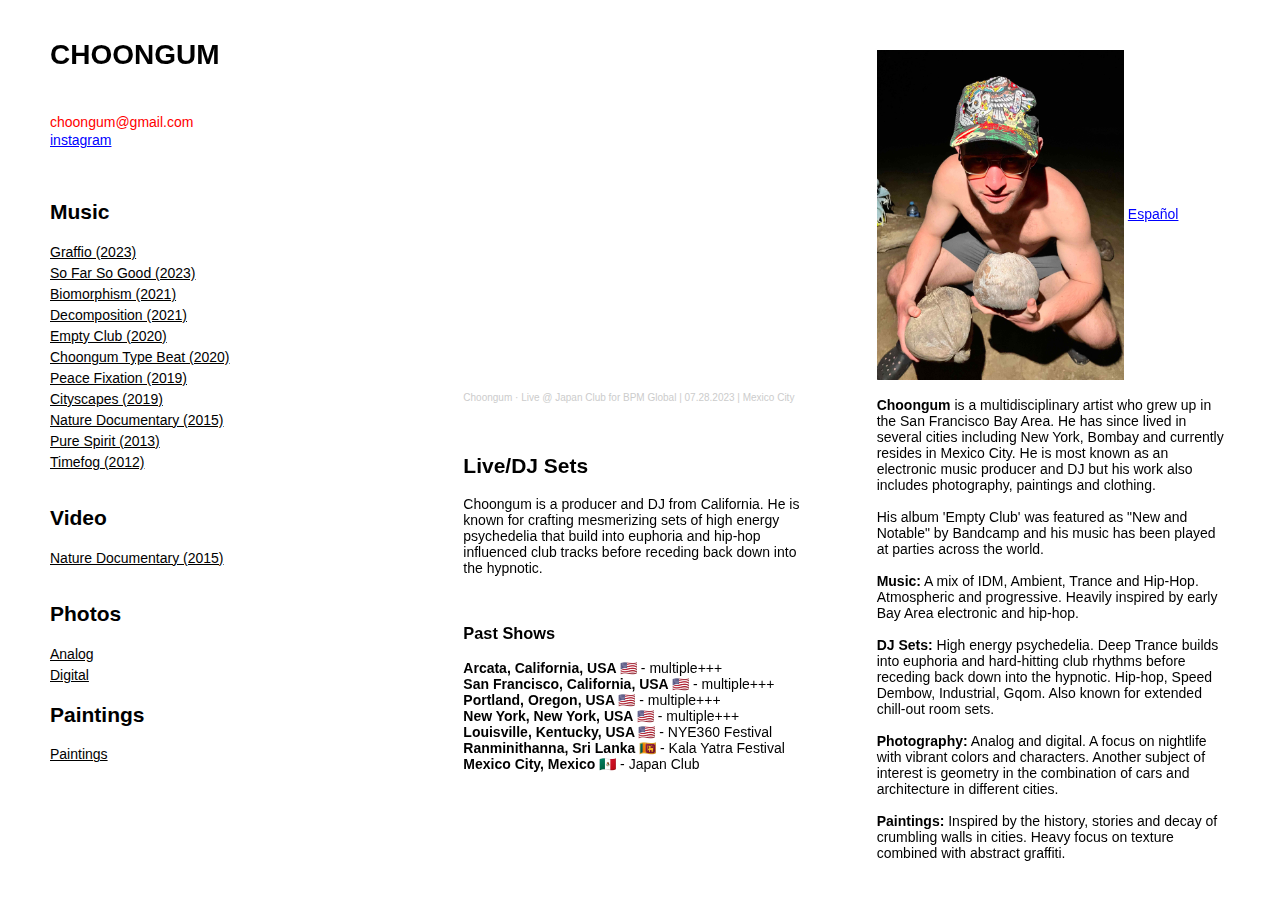
<file: index.html>
<!DOCTYPE html>
<html lang="en">
<head>

<!-- Google tag (gtag.js) -->
<script async src="https://www.googletagmanager.com/gtag/js?id=G-H4193LZQVB"></script>
<script>
  window.dataLayer = window.dataLayer || [];
  function gtag(){dataLayer.push(arguments);}
  gtag('js', new Date());

  gtag('config', 'G-H4193LZQVB');
</script>

    <meta charset="UTF-8">
    <meta name="viewport" content="width=device-width, initial-scale=1.0">
    <link rel="stylesheet" type="text/css" href="choongum.css">
    <title>Choongum</title>
    <meta name="description" content="Choongum portfolio">
        <link rel="apple-touch-icon" sizes="57x57" href="/favicon/apple-icon-57x57.png">
        <link rel="apple-touch-icon" sizes="60x60" href="/favicon/apple-icon-60x60.png">
        <link rel="apple-touch-icon" sizes="72x72" href="/favicon/apple-icon-72x72.png">
        <link rel="apple-touch-icon" sizes="76x76" href="/favicon/apple-icon-76x76.png">
        <link rel="apple-touch-icon" sizes="114x114" href="/favicon/apple-icon-114x114.png">
        <link rel="apple-touch-icon" sizes="120x120" href="/favicon/apple-icon-120x120.png">
        <link rel="apple-touch-icon" sizes="144x144" href="/favicon/apple-icon-144x144.png">
        <link rel="apple-touch-icon" sizes="152x152" href="/favicon/apple-icon-152x152.png">
        <link rel="apple-touch-icon" sizes="180x180" href="/favicon/apple-icon-180x180.png">
        <link rel="icon" type="image/png" sizes="192x192"  href="/favicon/android-icon-192x192.png">
        <link rel="icon" type="image/png" sizes="32x32" href="/favicon/favicon-32x32.png">
        <link rel="icon" type="image/png" sizes="96x96" href="/favicon/favicon-96x96.png">
        <link rel="icon" type="image/png" sizes="16x16" href="/favicon/favicon-16x16.png">
        <link rel="manifest" href="/favicon/manifest.json">
        <meta name="msapplication-TileColor" content="#ffffff">
        <meta name="msapplication-TileImage" content="/favicon/ms-icon-144x144.png">
        <meta name="theme-color" content="#ffffff">
        <meta name="viewport" content="width=device-width, initial-scale=1.0, maximum-scale=1.0, user-scalable=no"/>
        <meta http-equiv="expires" content="0">

        <meta property="og:image" content="webheader.jpg" />

    <style>
        body {
            font-family: Arial, sans-serif;
            margin: 0;
            padding: 0;
        }

        .header {
            position: fixed;
            top: 0;
            left: 0;
            width: 100%;
            color: #000;
            margin-left: 30px;
            padding: 20px;
            text-align: left;
        }

        .container {
            max-width: 100%;
            margin: 0 auto;
            padding: 20px;
            display: flex;
            flex-wrap: wrap;
        }

        .column {
            flex: 1;
            min-width: 300px;
            margin: 10px;
            padding: 20px;
            box-sizing: border-box;
        }

        .language-toggle {
            display: inline-block;
            cursor: pointer;
            text-decoration: underline;
            color: blue;
        }

        #email {
            color: red;
        }

        #ig {
            color: blue;
        }

        @media (max-width: 768px) {
            .column {
                flex: 100%;
            }
        }
    </style>
</head>

<body>



    <div class="container">

        <div class="column">

        <div class="header">
            <h1>CHOONGUM</h1>
        </div>

        <br>
        <br>
        <br>
        <br>

        <div>
            <p id="email">choongum@gmail.com</p>
            <a href=https://www.instagram.com/choongum/ id="ig" target="_blank">instagram</a><br>
        </div>

        <br>
        <br>

        <h2>Music</h2>

        <a href="https://choongum.bandcamp.com/album/graffio" target="_blank">Graffio (2023)</a><br>
        <a href="https://choongum.bandcamp.com/album/so-far-so-good" target="_blank">So Far So Good (2023)</a><br>
        <a href="https://choongum.bandcamp.com/album/biomorphism" target="_blank">Biomorphism (2021)</a><br>
        <a href="https://choongum.bandcamp.com/album/decomposition" target="_blank">Decomposition (2021)</a><br>
        <a href="https://choongum.bandcamp.com/album/empty-club" target="_blank">Empty Club (2020)</a><br>
        <a href="https://choongum.bandcamp.com/album/choongum-type-beat" target="_blank">Choongum Type Beat (2020)</a><br>
        <a href="https://choongum.bandcamp.com/album/peace-fixation" target="_blank">Peace Fixation (2019)</a><br>
        <a href="https://choongum.bandcamp.com/album/cityscapes" target="_blank">Cityscapes (2019)</a><br>
        <a href="https://choongum.bandcamp.com/album/nature-documentary" target="_blank">Nature Documentary (2015)</a><br>
        <a href="https://choongum.bandcamp.com/album/pure-spirit" target="_blank">Pure Spirit (2013)</a><br>
        <a href="https://choongum.bandcamp.com/album/timefog" target="_blank">Timefog (2012)</a><br>

        <br>

        <h2>Video</h2>

        <a href="https://youtu.be/mT7pdPEUf94" target="_blank">Nature Documentary (2015)</a><br>

        <br>

        <h2>Photos</h2>

        <a href="photos/analog.html" target="_blank">Analog</a><br>
        <a href="photos/digital.html" target="_blank">Digital</a><br>

        <h2>Paintings</h2>

        <a href="paintings/paintings.html" target="_blank">Paintings</a>

        </div>

        <div class="column">

            <iframe style="border: 0; width: 100%; height: 120px;" src="https://bandcamp.com/EmbeddedPlayer/album=229738914/size=large/bgcol=ffffff/linkcol=0687f5/tracklist=false/artwork=small/transparent=true/" seamless><a href="https://choongum.bandcamp.com/album/graffio">Graffio by Choongum</a></iframe>

            <br>
            <br>
            <br>
            <br>

            <iframe width="100%" height="166" scrolling="no" frameborder="no" allow="autoplay" src="https://w.soundcloud.com/player/?url=https%3A//api.soundcloud.com/tracks/1582193439&color=%23ff5500&auto_play=false&hide_related=false&show_comments=true&show_user=true&show_reposts=false&show_teaser=true"></iframe><div style="font-size: 10px; color: #cccccc;line-break: anywhere;word-break: normal;overflow: hidden;white-space: nowrap;text-overflow: ellipsis; font-family: Interstate,Lucida Grande,Lucida Sans Unicode,Lucida Sans,Garuda,Verdana,Tahoma,sans-serif;font-weight: 100;"><a href="https://soundcloud.com/choongum" title="Choongum" target="_blank" style="color: #cccccc; text-decoration: none;">Choongum</a> · <a href="https://soundcloud.com/choongum/live-japan-club-07282023-mexico-city" title="Live @ Japan Club for BPM Global | 07.28.2023 | Mexico City" target="_blank" style="color: #cccccc; text-decoration: none;">Live @ Japan Club for BPM Global | 07.28.2023 | Mexico City</a></div>

            <br>
            <br>

            <p>
                <h2>Live/DJ Sets</h2>

                <p class="text-english">
                Choongum is a producer and DJ from California. He is known for crafting mesmerizing sets of high energy psychedelia that build into euphoria and hip-hop influenced club tracks before receding back down into the hypnotic.
                </p>

                <p class="text-spanish" style="display: none;">
                Choongum es un productor y DJ de California. Es conocido por crear fascinantes sets de psicodelia de alta energía que se convierten en pistas de club influenciadas por la euforia y el hip-hop antes de volver a caer en lo hipnótico.
                </p>

                <br>
                <br>

                <h3>Past Shows</h3>
                <b>Arcata, California, USA 🇺🇸</b> - multiple+++ <br>
                <b>San Francisco, California, USA 🇺🇸</b> - multiple+++ <br>
                <b>Portland, Oregon, USA 🇺🇸</b> - multiple+++ <br>
                <b>New York, New York, USA 🇺🇸</b> - multiple+++ <br>
                <b>Louisville, Kentucky, USA 🇺🇸</b> - NYE360 Festival <br>
                <b>Ranminithanna, Sri Lanka 🇱🇰</b> - Kala Yatra Festival <br>
                <b>Mexico City, Mexico 🇲🇽</b> - Japan Club <br>

            </p>

        </div>

        <div class="column">

            <a href="choongum.jpg" target="_blank"><img id="profilepic" src="choongum.jpg" alt="Choongum"></a>

    <span class="toggle-text"></span>
    <span class="toggle-text-spanish" style="display: none;"></span>
    
    <div class="language-toggle" onclick="toggleLanguage()">Español</div>

    <script>
        // JavaScript function to toggle between English and Spanish text
        function toggleLanguage() {
            const englishText = document.querySelectorAll(".text-english");
            const spanishText = document.querySelectorAll(".text-spanish");
            const toggleText = document.querySelectorAll(".toggle-text");
            const toggleTextSpanish = document.querySelectorAll(".toggle-text-spanish");
            const languageToggle = document.querySelector('.language-toggle');

            if (englishText[0].style.display === "none") {
                englishText.forEach(elem => elem.style.display = "block");
                spanishText.forEach(elem => elem.style.display = "none");
                toggleText.forEach(elem => elem.style.display = "inline");
                toggleTextSpanish.forEach(elem => elem.style.display = "none");
                languageToggle.textContent = "Español";
            } else {
                englishText.forEach(elem => elem.style.display = "none");
                spanishText.forEach(elem => elem.style.display = "block");
                toggleText.forEach(elem => elem.style.display = "none");
                toggleTextSpanish.forEach(elem => elem.style.display = "inline");
                languageToggle.textContent = "English";
            }
        }
    </script>


            <div class="text-english">
            <p id="bio">
            <b>Choongum</b> is a multidisciplinary artist who grew up in the San Francisco Bay Area. He has since lived in several cities including New York, Bombay and currently resides in Mexico City. He is most known as an electronic music producer and DJ but his work also includes photography, paintings and clothing.
            <br>
            <br>
            His album 'Empty Club' was featured as "New and Notable" by Bandcamp and his music has been played at parties across the world.
            <br>
            <br>
            <b>Music:</b> A mix of IDM, Ambient, Trance and Hip-Hop. Atmospheric and progressive. Heavily inspired by early Bay Area electronic and hip-hop.
            <br>
            <br>
            <b>DJ Sets:</b> High energy psychedelia. Deep Trance builds into euphoria and hard-hitting club rhythms before receding back down into the hypnotic. Hip-hop, Speed Dembow, Industrial, Gqom. Also known for extended chill-out room sets.
            <br>
            <br>
            <b>Photography:</b> Analog and digital. A focus on nightlife with vibrant colors and characters. Another subject of interest is geometry in the combination of cars and architecture in different cities.
            <br>
            <br>
            <b>Paintings:</b> Inspired by the history, stories and decay of crumbling walls in cities. Heavy focus on texture combined with abstract graffiti.
            <br>

            </p>
            </div>

            <div class="text-spanish" style="display: none;">
            <p id="bio">
            <b>Choongum</b> es un artista multidisciplinario que creció en el San Francisco Bay Area. Desde entonces ha vivido en varias ciudades incluyendo Nueva York, Bombay y actualmente reside en la Ciudad de México. Es más conocido como productor de música electrónica y DJ, pero su trabajo también incluye fotografía, pinturas y ropa.
            <br>
            <br>
            Su álbum 'Empty Club' fue presentado como "Nuevo y Notable" por Bandcamp y su música se ha reproducido en fiestas de todo el mundo.
            <br>
            <br>
            <b>Music:</b> Una mezcla de IDM, Ambient, Trance y Hip-Hop. Atmosférico y progresista. Muy inspirado en la electrónica y el hip-hop de los primeros años del Bay Area.
            <br>
            <br>
            <b>DJ Sets:</b> Psicodelia de alta energía. Deep Trance se convierte en euforia y ritmos de club contundentes antes de retroceder hacia lo hipnótico. Hip-hop, Speed ​​Dembow, Industrial, Gqom. También conocido por sus conjuntos de salas chill-out ampliadas.
            <br>
            <br>
            <b>Photography:</b> Analógico y digital. Un enfoque en la vida nocturna con colores y personajes vibrantes. Otro tema de interés es la geometría en la combinación de automóviles y arquitectura en diferentes ciudades.
            <br>
            <br>
            <b>Paintings:</b> Inspirado en la historia, los relatos y el deterioro de los muros que se desmoronan en las ciudades. Gran atención a la textura combinada con graffiti abstracto.
            <br>

            </p>

            </div>

        </div>
    </div>
</body>
</html>
</file>
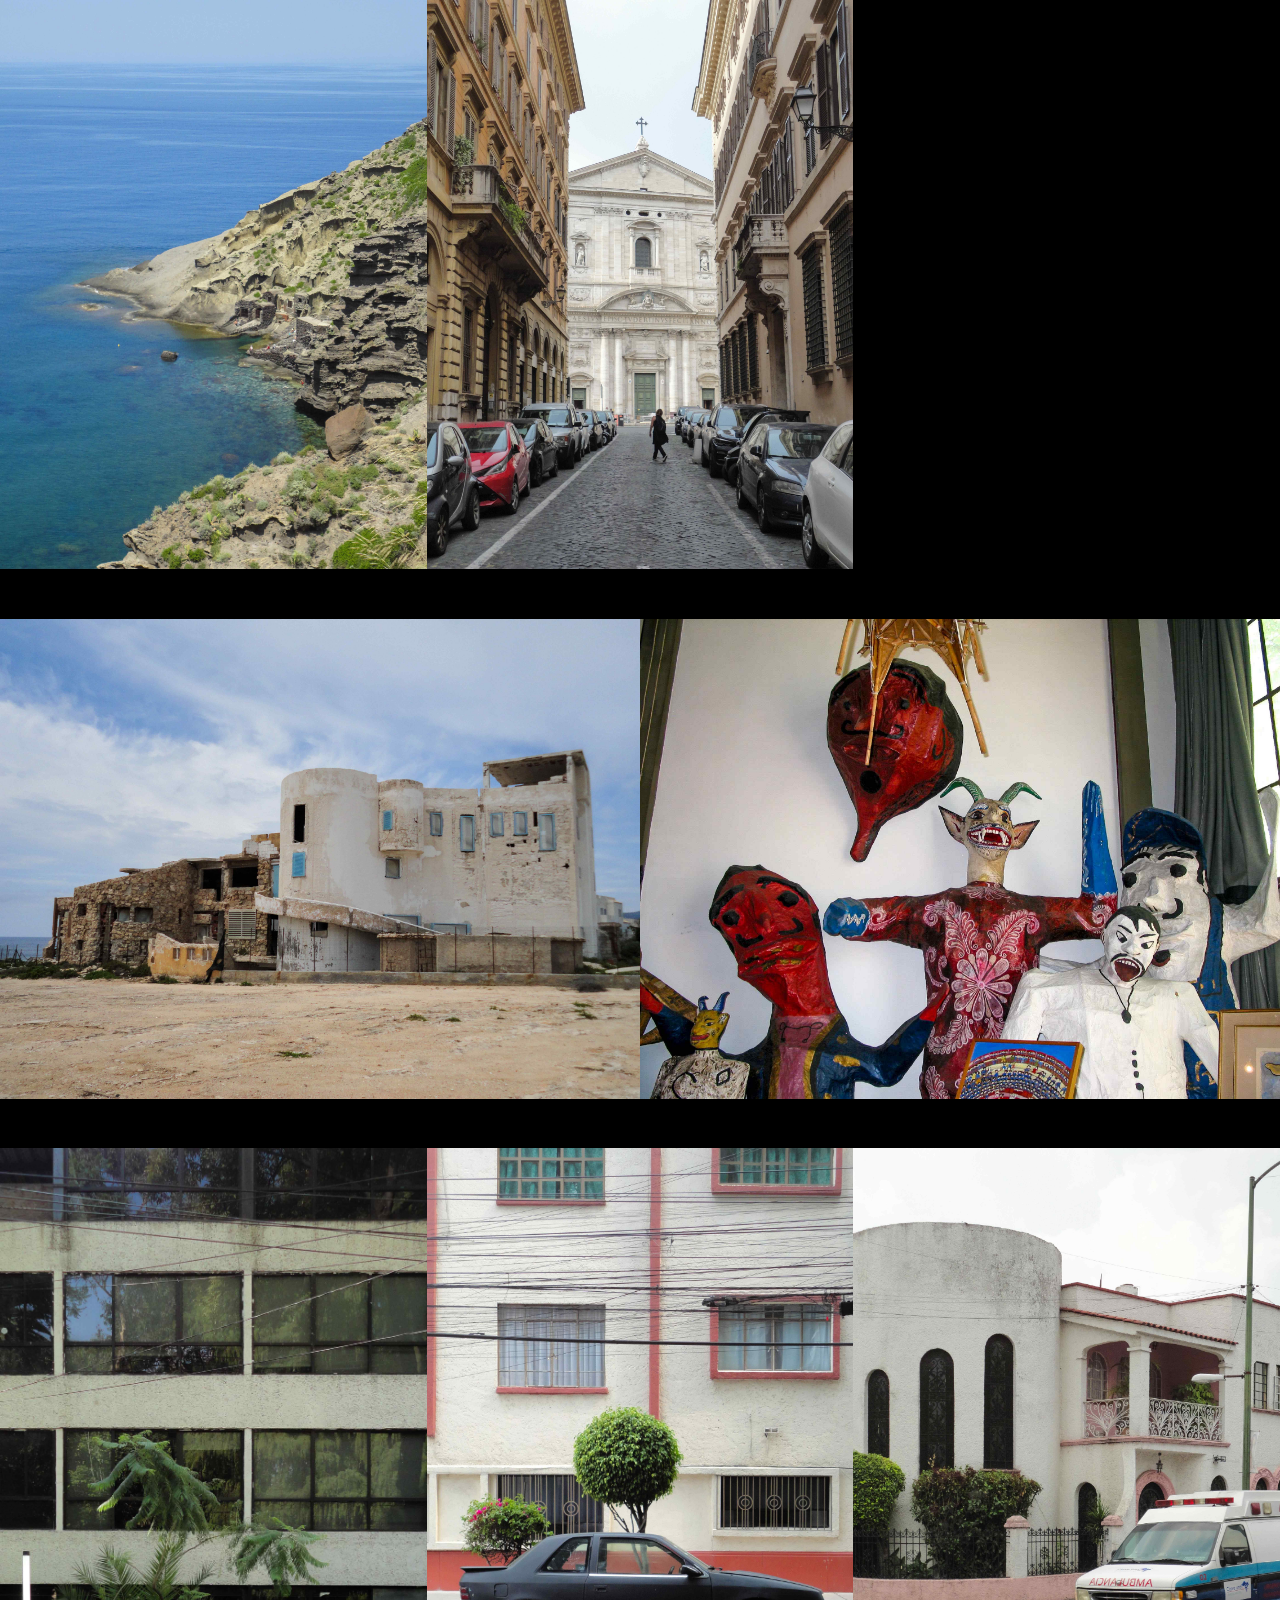
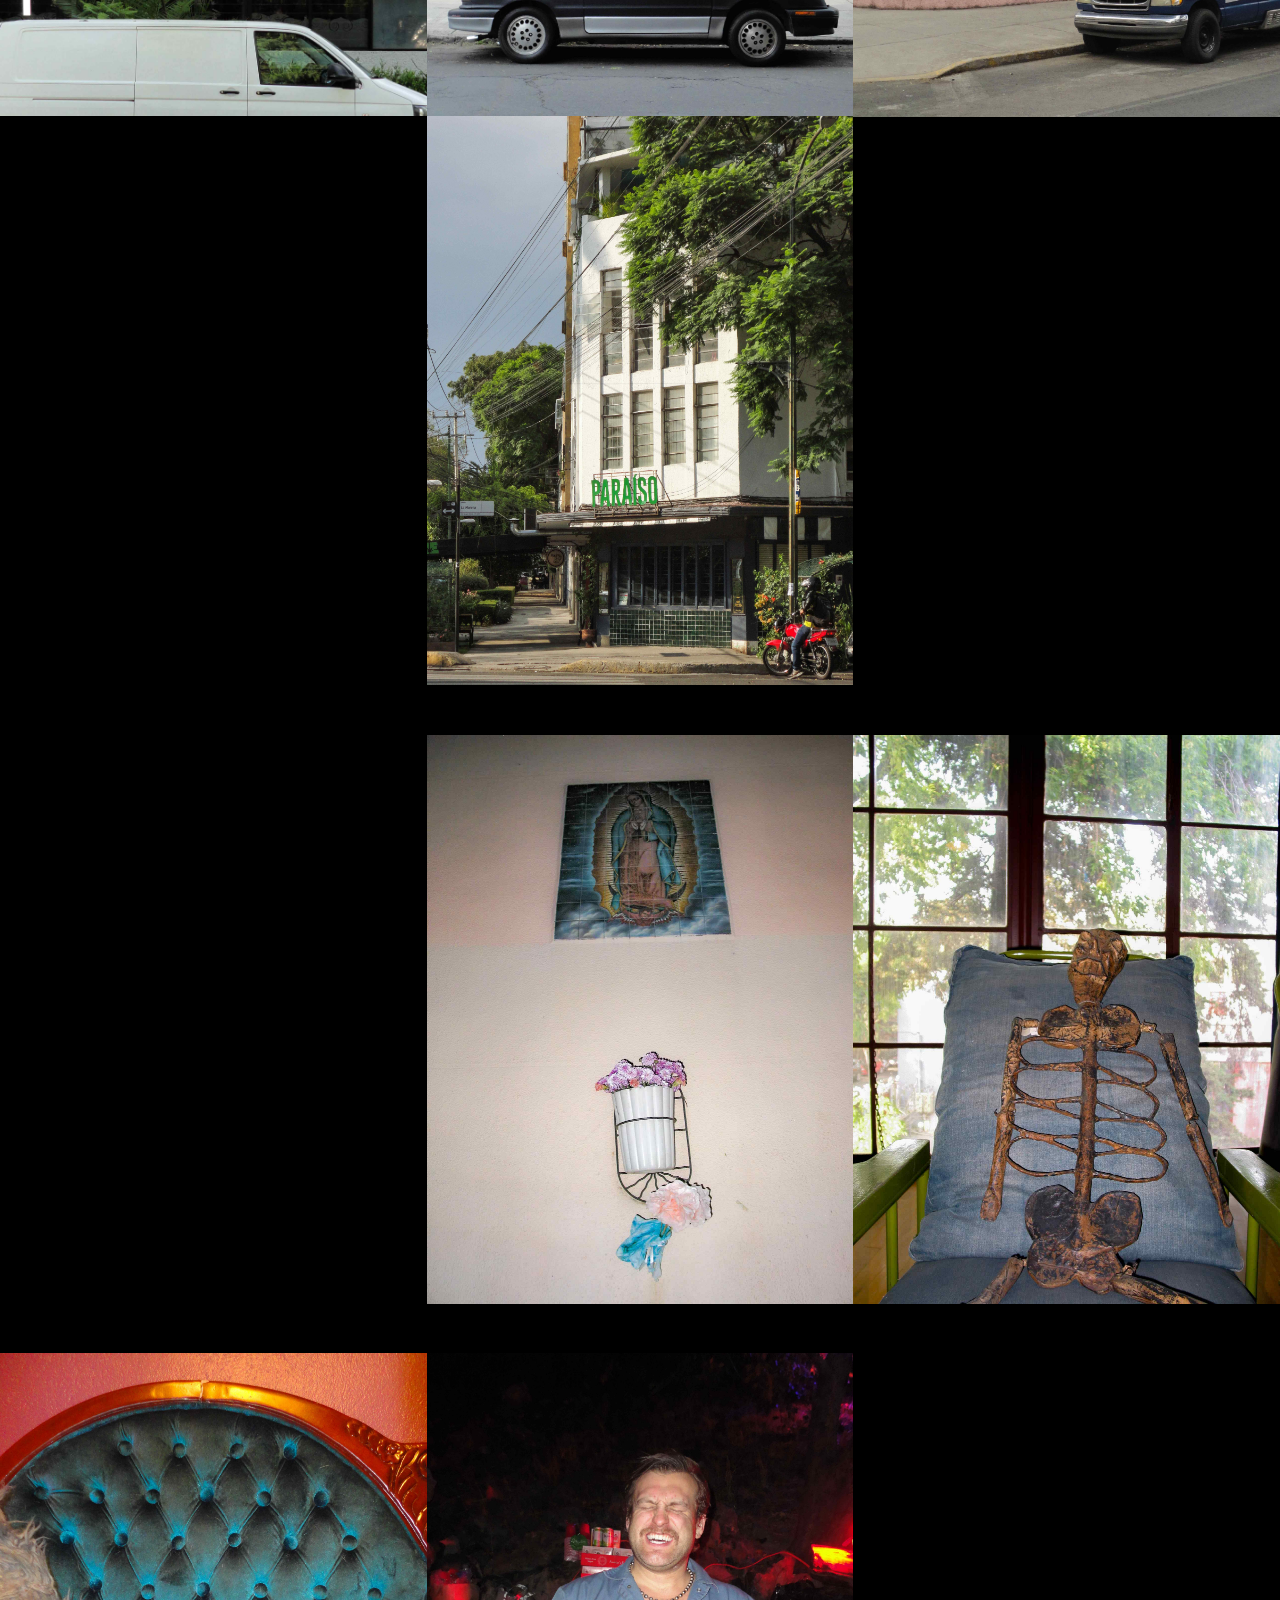
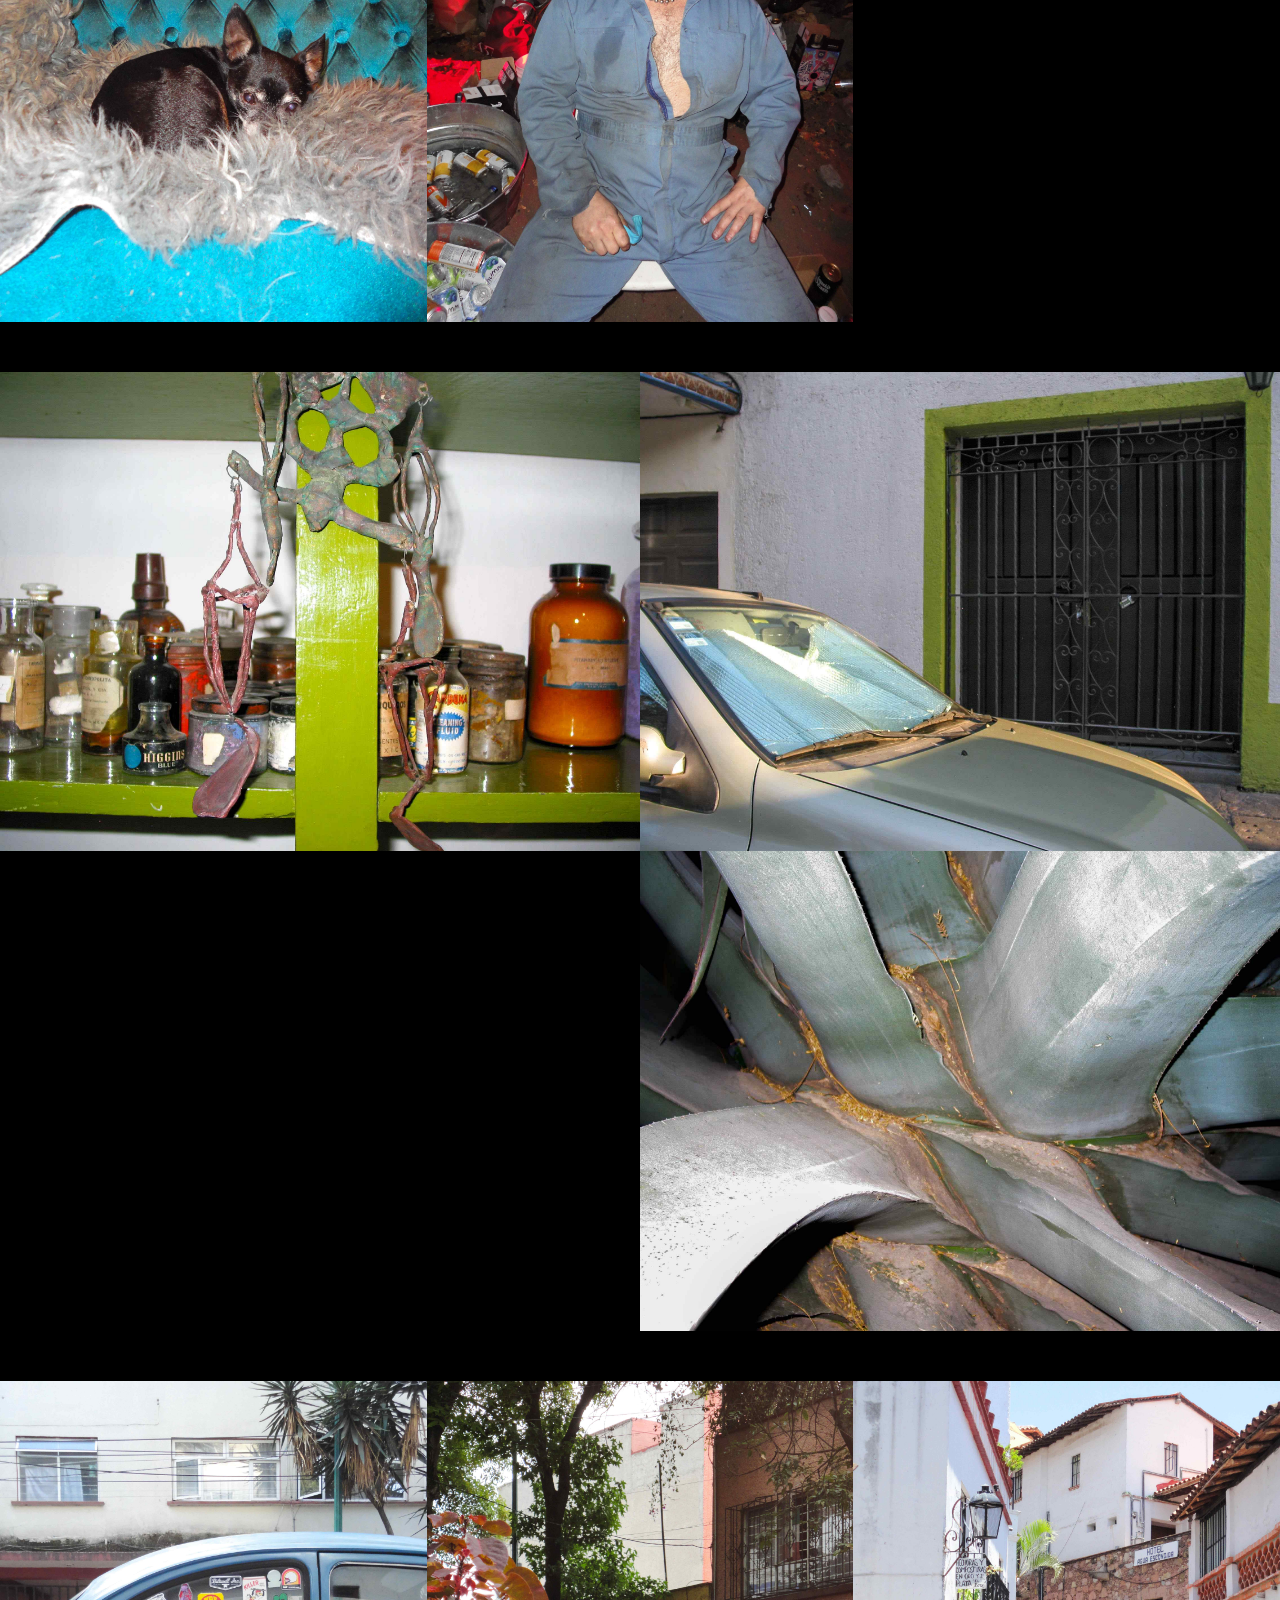
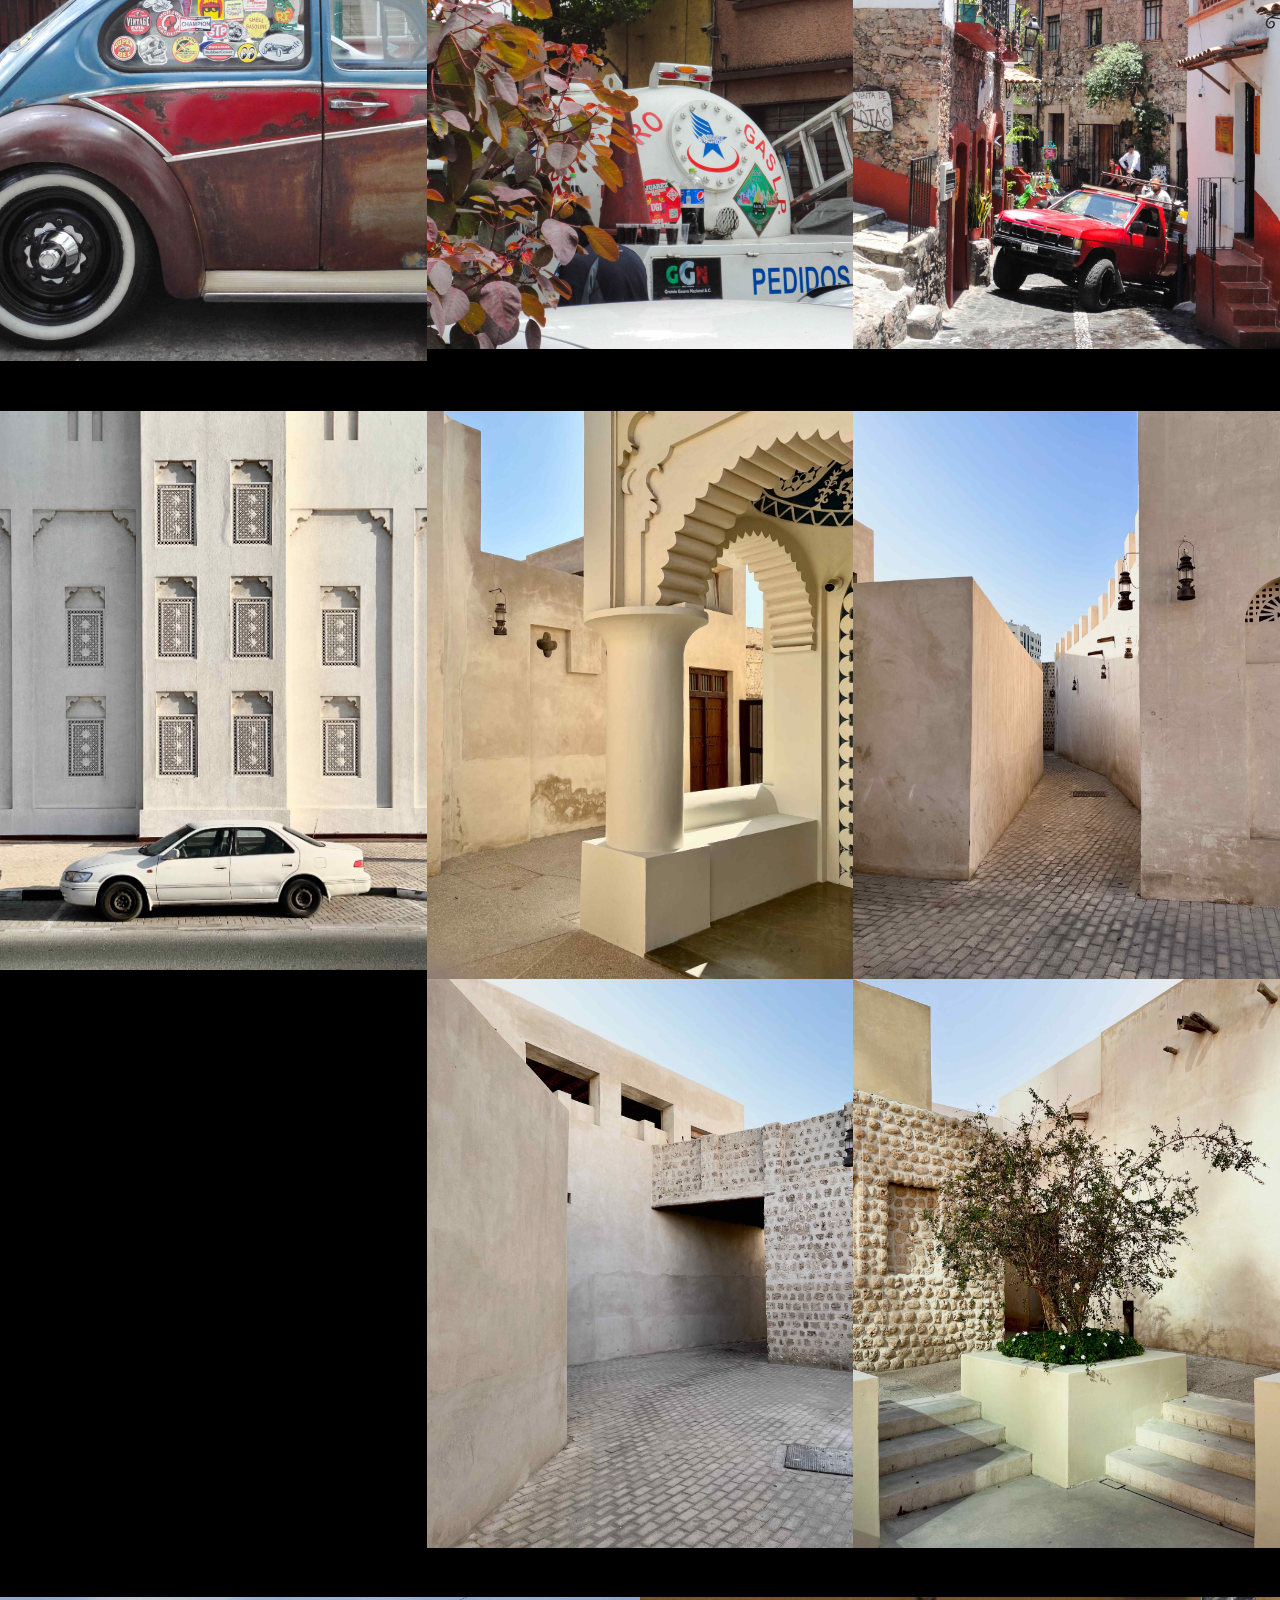
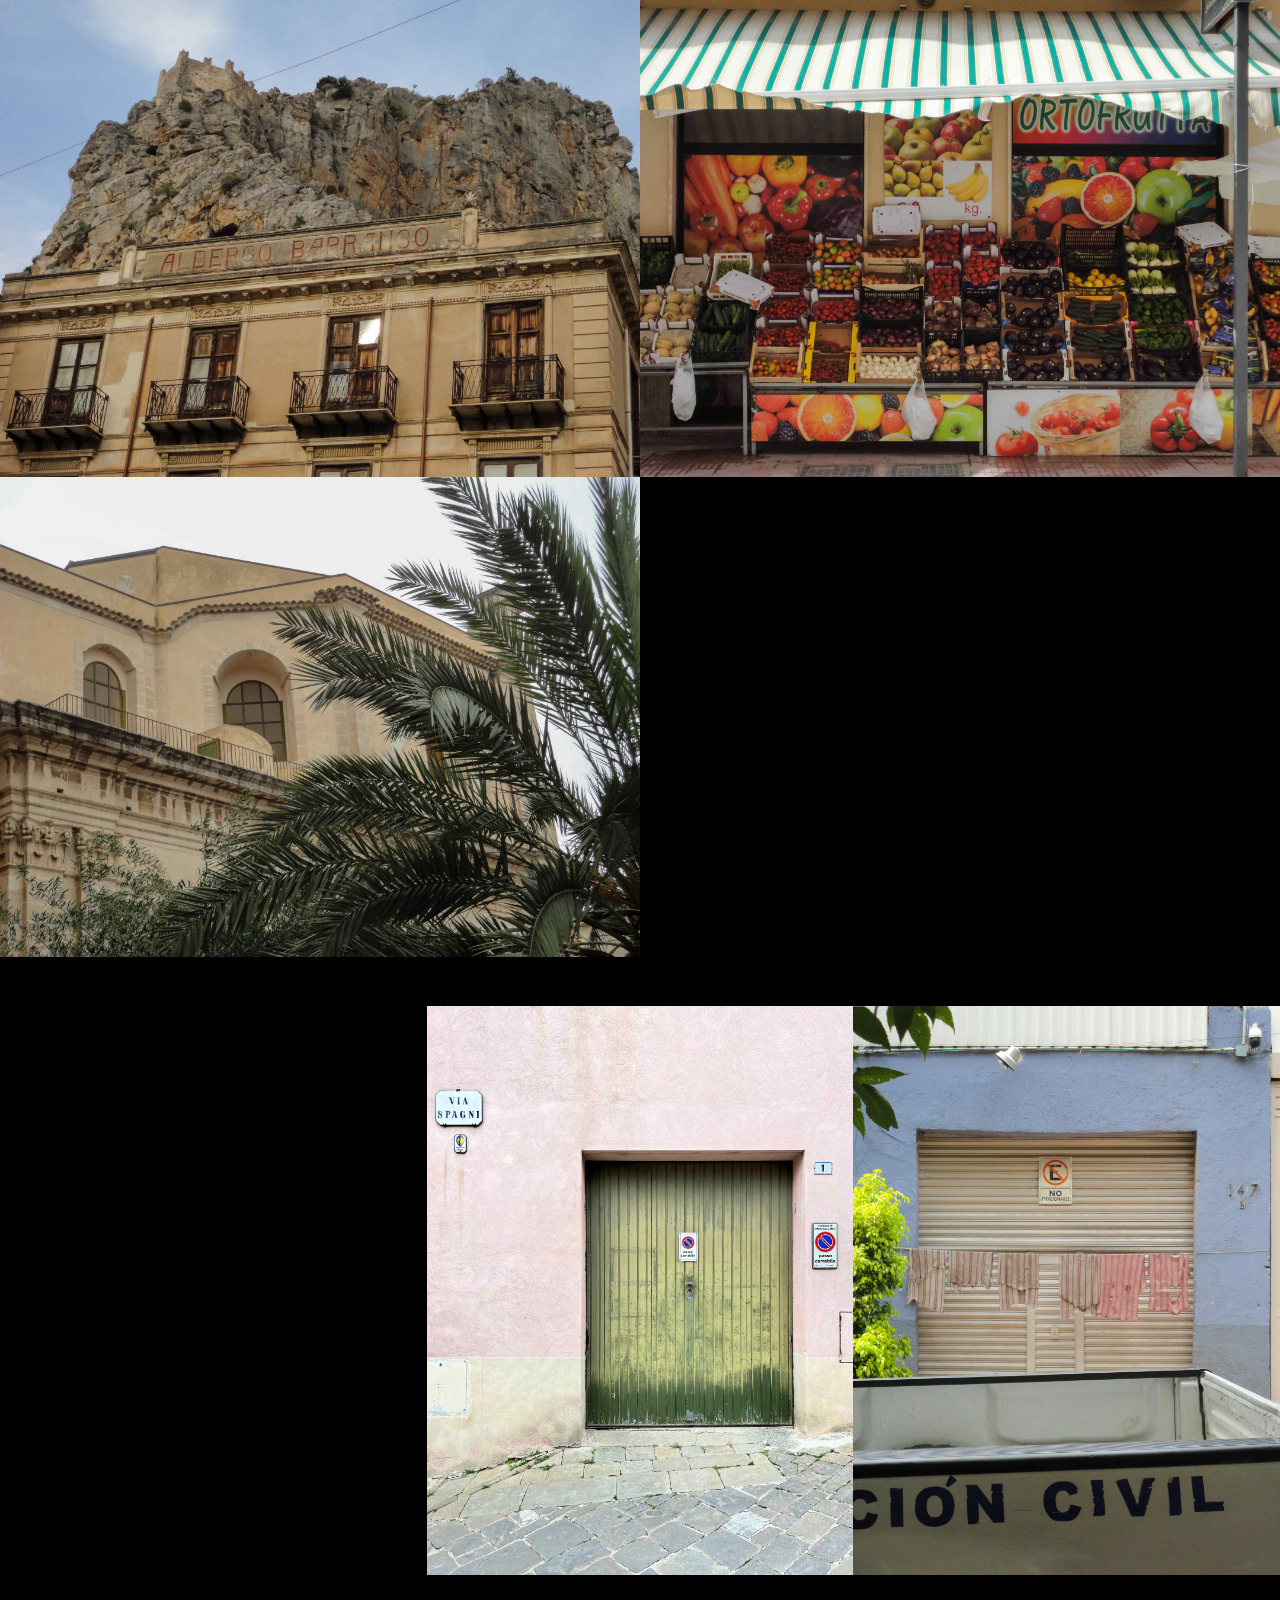
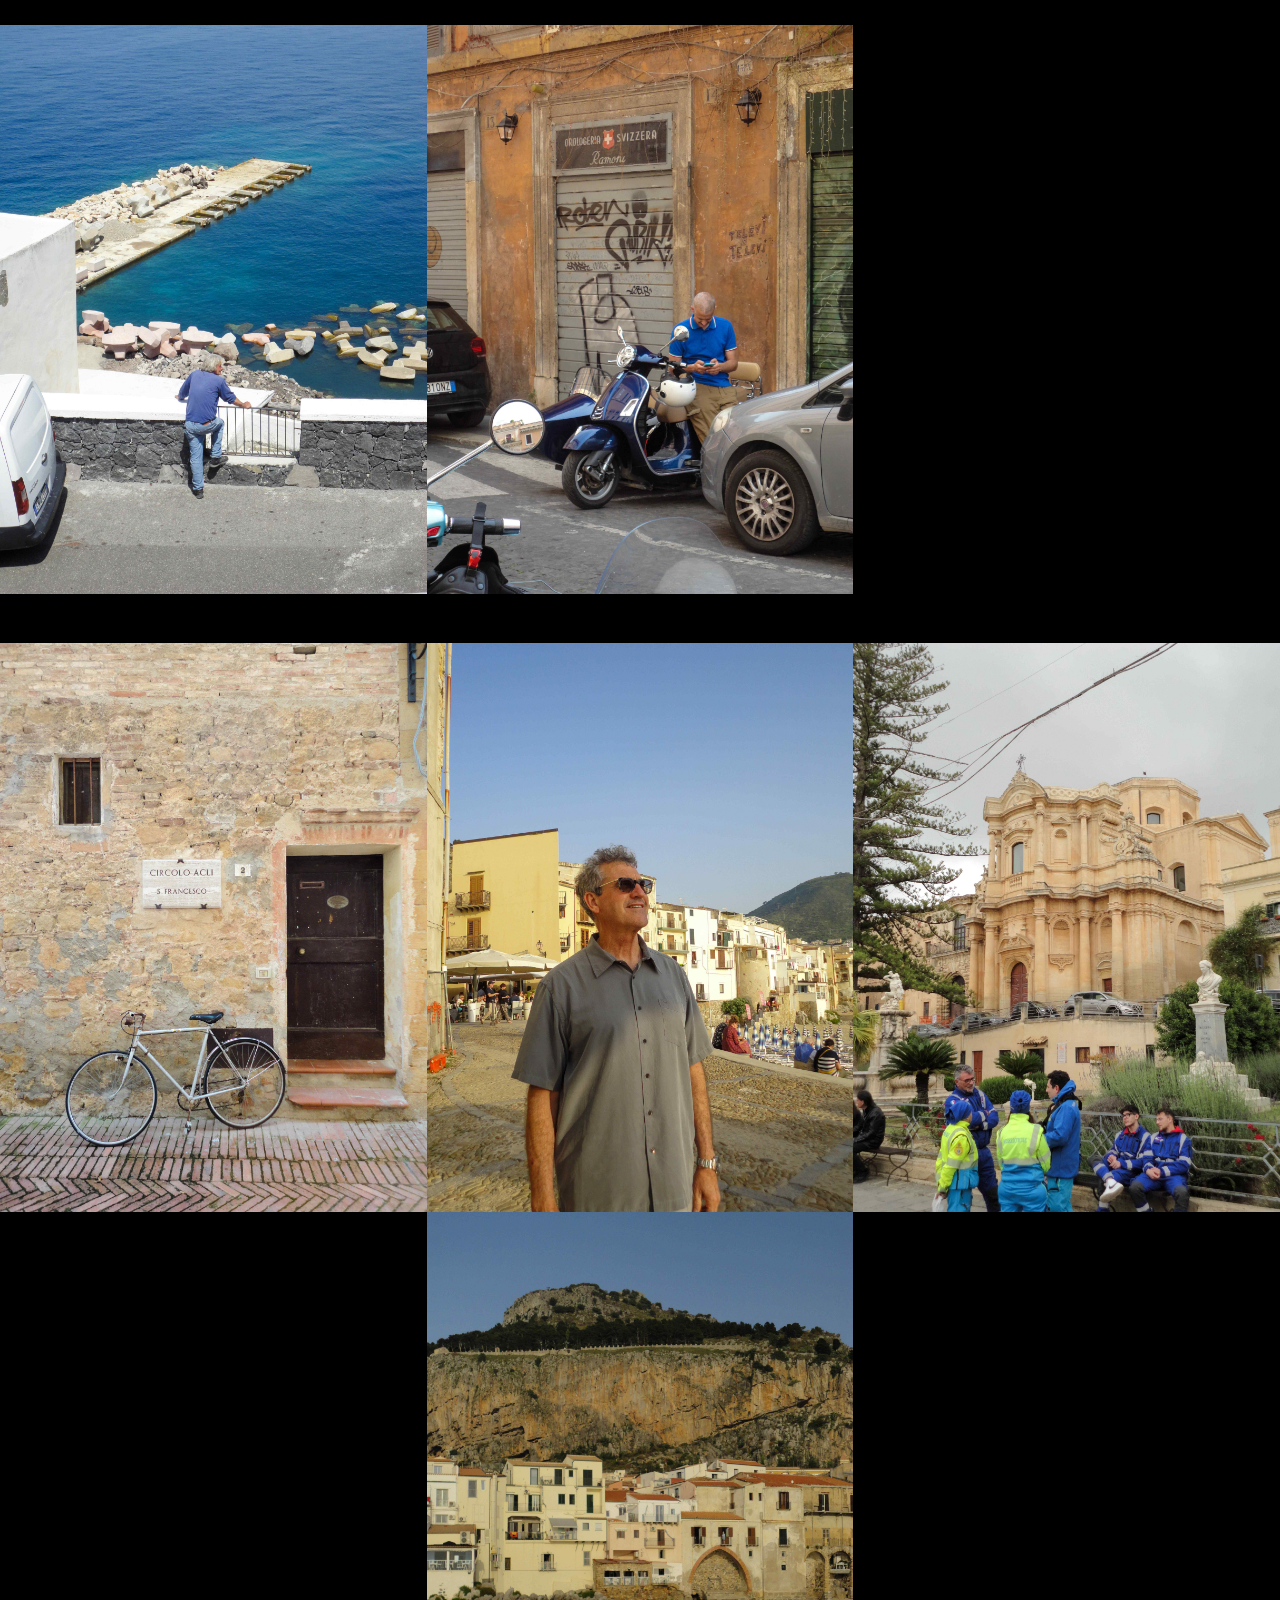
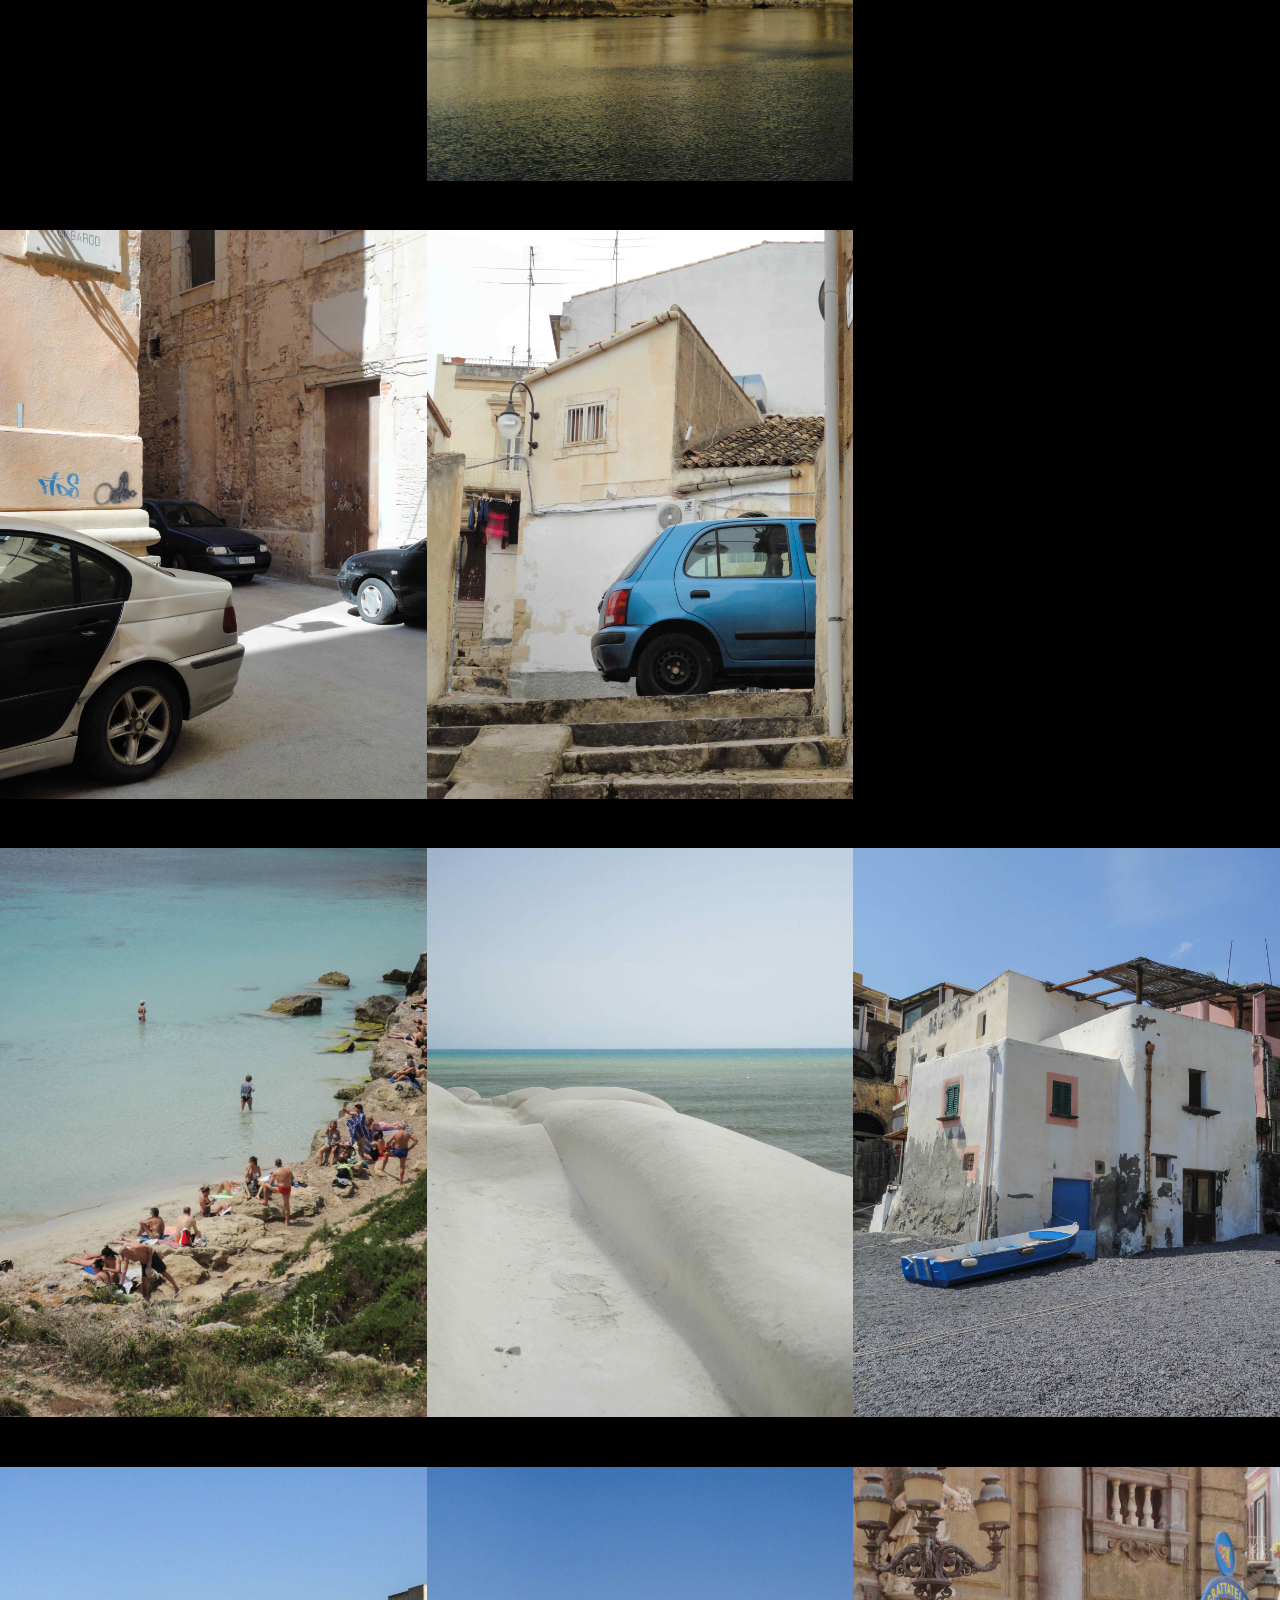
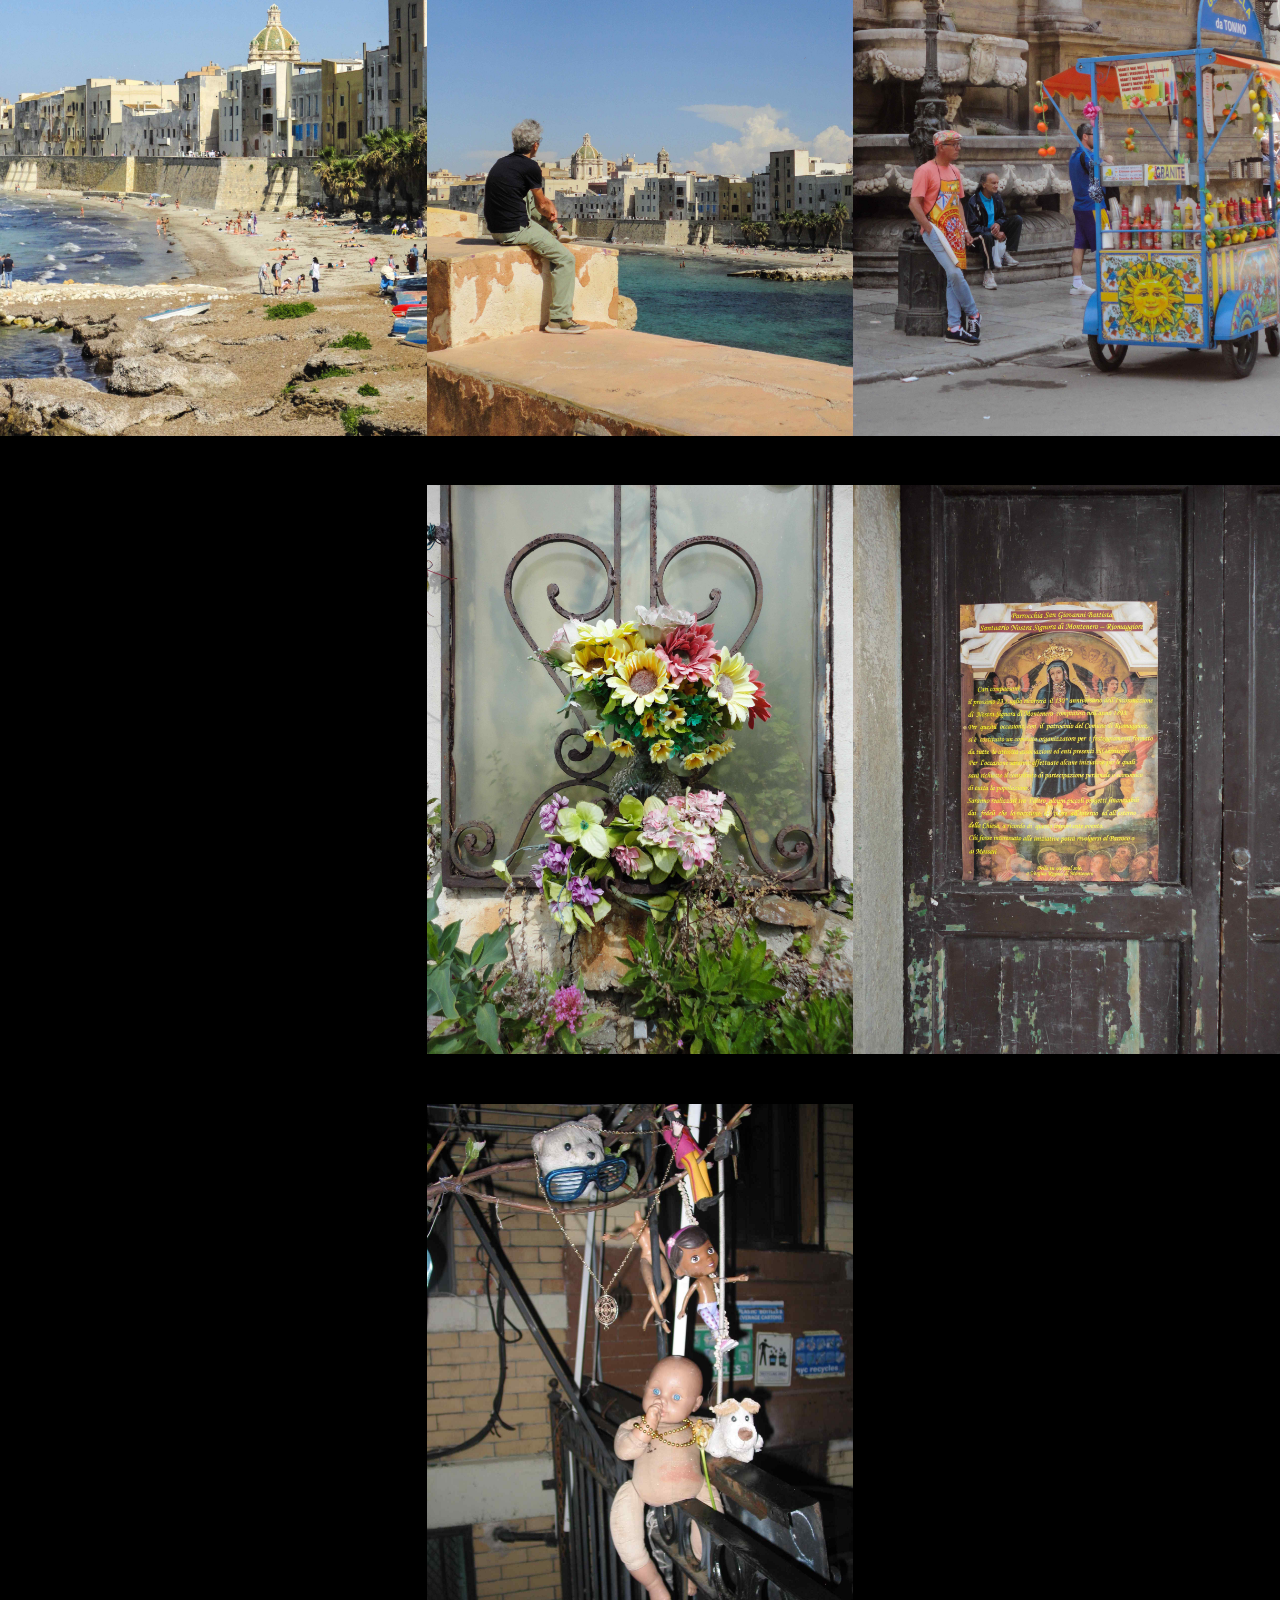
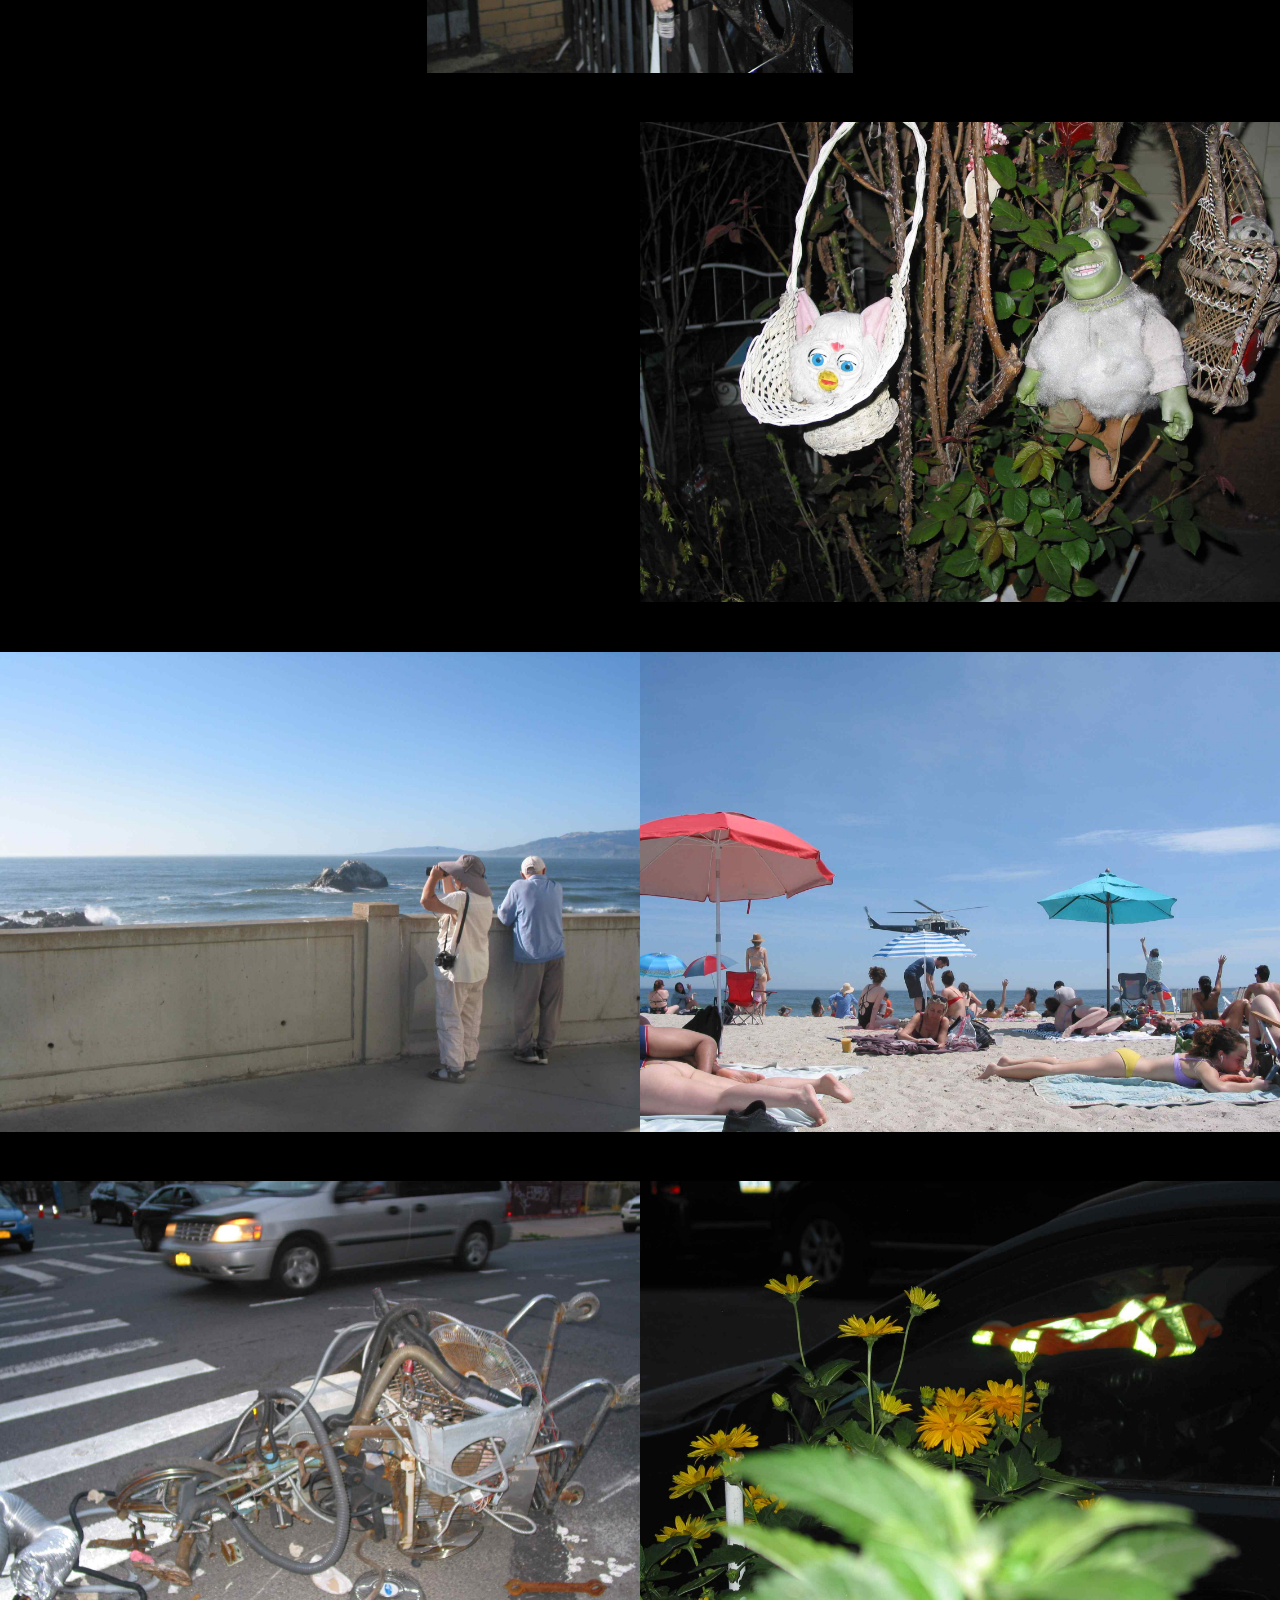
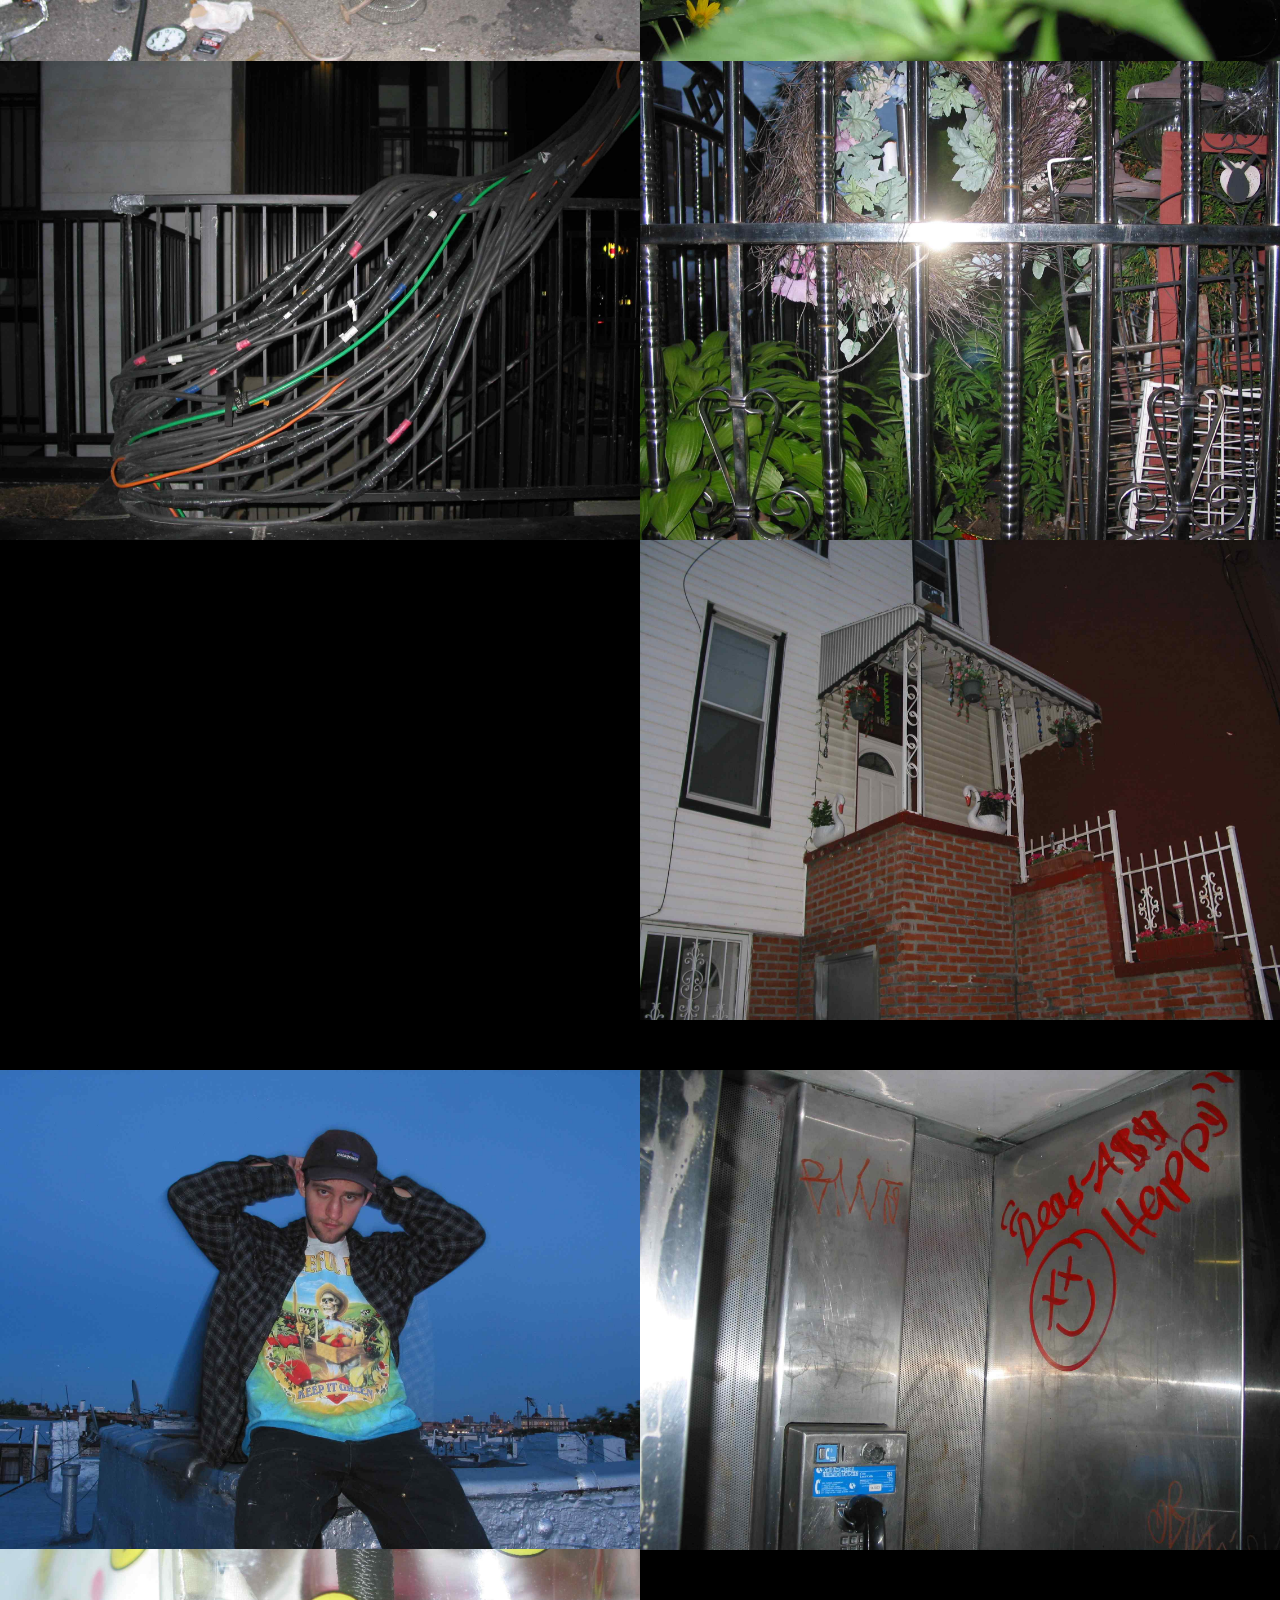
<file: photos/digital.html>
<!DOCTYPE html>
<html>

<head>
	<meta charset="UTF-8">
    <meta name="viewport" content="width=device-width, initial-scale=1.0">
	<link rel="stylesheet" type="text/css" href="../choongum.css">
	<title>Digital</title>

<style>
body {
  font-family: Arial, sans-serif;
  margin: 0;
  padding: 0;
  background-color: #000;
        }

</style>

</head>

<body>

<section class="photos">

<picture>
  <source srcset="digital/DSC01634.jpg" media="(min-width: 600px)" />
  <img src="digital_mobile/DSC01634m.jpg" alt="0" loading="lazy">
</picture>
<picture>
  <source srcset="digital/DSC01809.jpg" media="(min-width: 600px)" />
  <img src="digital_mobile/DSC01809m.jpg" alt="0" loading="lazy">
</picture>

</section>

<section class="photos-horizontal">

<picture>
  <source srcset="digital/DSC01736.jpg" media="(min-width: 600px)" />
  <img src="digital_mobile/DSC01736m.jpg" alt="0" loading="lazy">
</picture>
<picture>
  <source srcset="digital/IMG_1456.jpg" media="(min-width: 600px)" />
  <img src="digital_mobile/IMG_1456m.jpg" alt="0" loading="lazy">
</picture>

</section>

<section class="photos">

<picture>
  <source srcset="digital/DSC01837.jpg" media="(min-width: 600px)" />
  <img src="digital_mobile/DSC01837m.jpg" alt="0" loading="lazy">
</picture>
<picture>
  <source srcset="digital/DSC01886.jpg" media="(min-width: 600px)" />
  <img src="digital_mobile/DSC01886m.jpg" alt="0" loading="lazy">
</picture>
<picture>
  <source srcset="digital/DSC01890.jpg" media="(min-width: 600px)" />
  <img src="digital_mobile/DSC01890m.jpg" alt="0" loading="lazy">
</picture>
<picture>
  <source srcset="digital/black.jpg" media="(min-width: 600px)" />
  <img src="digital_mobile/blackm.jpg" alt="0" loading="lazy">
</picture>
<picture>
  <source srcset="digital/DSC01848.jpg" media="(min-width: 600px)" />
  <img src="digital_mobile/DSC01848m.jpg" alt="0" loading="lazy">
</picture>

</section>

<section class="photos">

<picture>
  <source srcset="digital/black.jpg" media="(min-width: 600px)" />
  <img src="digital_mobile/blackm.jpg" alt="0" loading="lazy">
</picture>
<picture>
  <source srcset="digital/IMG_1544.jpg" media="(min-width: 600px)" />
  <img src="digital_mobile/IMG_1544m.jpg" alt="0" loading="lazy">
</picture>
<picture>
  <source srcset="digital/IMG_1455.jpg" media="(min-width: 600px)" />
  <img src="digital_mobile/IMG_1455m.jpg" alt="0" loading="lazy">
</picture>

</section>

<section class="photos">

<picture>
  <source srcset="digital/DSC01999.jpg" media="(min-width: 600px)" />
  <img src="digital_mobile/DSC01999m.jpg" alt="0" loading="lazy">
</picture>
<picture>
  <source srcset="digital/DSC02004.jpg" media="(min-width: 600px)" />
  <img src="digital_mobile/DSC02004m.jpg" alt="0" loading="lazy">
</picture>

</section>

<section class="photos-horizontal">

<picture>
  <source srcset="digital/IMG_1452.jpg" media="(min-width: 600px)" />
  <img src="digital_mobile/IMG_1452m.jpg" alt="0" loading="lazy">
</picture>
<picture>
  <source srcset="digital/IMG_1498.jpg" media="(min-width: 600px)" />
  <img src="digital_mobile/IMG_1498m.jpg" alt="0" loading="lazy">
</picture>
<picture>
  <source srcset="digital/black.jpg" media="(min-width: 600px)" />
  <img src="digital_mobile/blackm.jpg" alt="0" loading="lazy">
</picture>
<picture>
  <source srcset="digital/IMG_1474.jpg" media="(min-width: 600px)" />
  <img src="digital_mobile/IMG_1474m.jpg" alt="0" loading="lazy">
</picture>

</section>

<section class="photos">

<picture>
  <source srcset="digital/DSC02017.jpg" media="(min-width: 600px)" />
  <img src="digital_mobile/DSC02017m.jpg" alt="0" loading="lazy">
</picture>
<picture>
  <source srcset="digital/DSC01869.jpg" media="(min-width: 600px)" />
  <img src="digital_mobile/DSC01869m.jpg" alt="0" loading="lazy">
</picture>
<picture>
  <source srcset="digital/DSC01928.jpg" media="(min-width: 600px)" />
  <img src="digital_mobile/DSC01928m.jpg" alt="0" loading="lazy">
</picture>

</section>

<section class="photos">

<picture>
  <source srcset="digital/IMG_5082.jpg" media="(min-width: 600px)" />
  <img src="digital_mobile/IMG_5082m.jpg" alt="0" loading="lazy">
</picture>
<picture>
  <source srcset="digital/IMG_5062.jpg" media="(min-width: 600px)" />
  <img src="digital_mobile/IMG_5062m.jpg" alt="0" loading="lazy">
</picture>
<picture>
  <source srcset="digital/IMG_5078.jpg" media="(min-width: 600px)" />
  <img src="digital_mobile/IMG_5078m.jpg" alt="0" loading="lazy">
</picture>
<picture>
  <source srcset="digital/black.jpg" media="(min-width: 600px)" />
  <img src="digital_mobile/blackm.jpg" alt="0" loading="lazy">
</picture>
<picture>
  <source srcset="digital/IMG_5079.jpg" media="(min-width: 600px)" />
  <img src="digital_mobile/IMG_5079m.jpg" alt="0" loading="lazy">
</picture>
<picture>
  <source srcset="digital/IMG_5067.jpg" media="(min-width: 600px)" />
  <img src="digital_mobile/IMG_5067m.jpg" alt="0" loading="lazy">
</picture>

</section>

<section class="photos-horizontal">

<picture>
  <source srcset="digital/DSC01691.jpg" media="(min-width: 600px)" />
  <img src="digital_mobile/DSC01691m.jpg" alt="0" loading="lazy">
</picture>
<picture>
  <source srcset="digital/DSC01745.jpg" media="(min-width: 600px)" />
  <img src="digital_mobile/DSC01745m.jpg" alt="0" loading="lazy">
</picture>
<picture>
  <source srcset="digital/DSC01560.jpg" media="(min-width: 600px)" />
  <img src="digital_mobile/DSC01560m.jpg" alt="0" loading="lazy">
</picture>

</section>

<section class="photos">

<picture>
  <source srcset="digital/black.jpg" media="(min-width: 600px)" />
  <img src="digital_mobile/blackm.jpg" alt="0" loading="lazy">
</picture>
<picture>
  <source srcset="digital/IMG_4288.jpg" media="(min-width: 600px)" />
  <img src="digital_mobile/IMG_4288m.jpg" alt="0" loading="lazy">
</picture>
<picture>
  <source srcset="digital/DSC01874.jpg" media="(min-width: 600px)" />
  <img src="digital_mobile/DSC01874m.jpg" alt="0" loading="lazy">
</picture>

</section>

<section class="photos">

<picture>
  <source srcset="digital/DSC01601.jpg" media="(min-width: 600px)" />
  <img src="digital_mobile/DSC01601m.jpg" alt="0" loading="lazy">
</picture>
<picture>
  <source srcset="digital/DSC01797.jpg" media="(min-width: 600px)" />
  <img src="digital_mobile/DSC01797m.jpg" alt="0" loading="lazy">
</picture>

</section>

<section class="photos">

<picture>
  <source srcset="digital/DSC01421.jpg" media="(min-width: 600px)" />
  <img src="digital_mobile/DSC01421m.jpg" alt="0" loading="lazy">
</picture>
<picture>
  <source srcset="digital/DSC01678.jpg" media="(min-width: 600px)" />
  <img src="digital_mobile/DSC01678m.jpg" alt="0" loading="lazy">
</picture>
<picture>
  <source srcset="digital/DSC01589.jpg" media="(min-width: 600px)" />
  <img src="digital_mobile/DSC01589m.jpg" alt="0" loading="lazy">
</picture>
<picture>
  <source srcset="digital/black.jpg" media="(min-width: 600px)" />
  <img src="digital_mobile/blackm.jpg" alt="0" loading="lazy">
</picture>
<picture>
  <source srcset="digital/DSC01674.jpg" media="(min-width: 600px)" />
  <img src="digital_mobile/DSC01674m.jpg" alt="0" loading="lazy">
</picture>

</section>

<section class="photos">

<picture>
  <source srcset="digital/DSC01730.jpg" media="(min-width: 600px)" />
  <img src="digital_mobile/DSC01730m.jpg" alt="0" loading="lazy">
</picture>
<picture>
  <source srcset="digital/DSC01595.jpg" media="(min-width: 600px)" />
  <img src="digital_mobile/DSC01595m.jpg" alt="0" loading="lazy">
</picture>

</section>

<section class="photos">

<picture>
  <source srcset="digital/DSC01733.jpg" media="(min-width: 600px)" />
  <img src="digital_mobile/DSC01733m.jpg" alt="0" loading="lazy">
</picture>
<picture>
  <source srcset="digital/DSC01524.jpg" media="(min-width: 600px)" />
  <img src="digital_mobile/DSC01524m.jpg" alt="0" loading="lazy">
</picture>
<picture>
  <source srcset="digital/DSC01652.jpg" media="(min-width: 600px)" />
  <img src="digital_mobile/DSC01652m.jpg" alt="0" loading="lazy">
</picture>

</section>

<section class="photos">

<picture>
  <source srcset="digital/DSC01719.jpg" media="(min-width: 600px)" />
  <img src="digital_mobile/DSC01719m.jpg" alt="0" loading="lazy">
</picture>
<picture>
  <source srcset="digital/DSC01721.jpg" media="(min-width: 600px)" />
  <img src="digital_mobile/DSC01721m.jpg" alt="0" loading="lazy">
</picture>
<picture>
  <source srcset="digital/DSC01703.jpg" media="(min-width: 600px)" />
  <img src="digital_mobile/DSC01703m.jpg" alt="0" loading="lazy">
</picture>

</section>

<section class="photos">

<picture>
  <source srcset="digital/black.jpg" media="(min-width: 600px)" />
  <img src="digital_mobile/blackm.jpg" alt="0" loading="lazy">
</picture>
<picture>
  <source srcset="digital/DSC01356.jpg" media="(min-width: 600px)" />
  <img src="digital_mobile/DSC01356m.jpg" alt="0" loading="lazy">
</picture>
<picture>
  <source srcset="digital/DSC01358.jpg" media="(min-width: 600px)" />
  <img src="digital_mobile/DSC01358m.jpg" alt="0" loading="lazy">
</picture>

</section>

<section class="photos">

<picture>
  <source srcset="digital/black.jpg" media="(min-width: 600px)" />
  <img src="digital_mobile/blackm.jpg" alt="0" loading="lazy">
</picture>
<picture>
  <source srcset="digital/IMG_0424.jpg" media="(min-width: 600px)" />
  <img src="digital_mobile/IMG_0424m.jpg" alt="0" loading="lazy">
</picture>

</section>

<section class="photos-horizontal">

<picture>
  <source srcset="digital/black.jpg" media="(min-width: 600px)" />
  <img src="digital_mobile/blackm.jpg" alt="0" loading="lazy">
</picture>
<picture>
  <source srcset="digital/IMG_0370.jpg" media="(min-width: 600px)" />
  <img src="digital_mobile/IMG_0370m.jpg" alt="0" loading="lazy">
</picture>

</section>

<section class="photos-horizontal">

<picture>
  <source srcset="digital/IMG_1165.jpg" media="(min-width: 600px)" />
  <img src="digital_mobile/IMG_1165m.jpg" alt="0" loading="lazy">
</picture>
<picture>
  <source srcset="digital/IMG_0523.jpg" media="(min-width: 600px)" />
  <img src="digital_mobile/IMG_0523m.jpg" alt="0" loading="lazy">
</picture>

</section>

<section class="photos-horizontal">

<picture>
  <source srcset="digital/IMG_0905.jpg" media="(min-width: 600px)" />
  <img src="digital_mobile/IMG_0905m.jpg" alt="0" loading="lazy">
</picture>
<picture>
  <source srcset="digital/IMG_0915.jpg" media="(min-width: 600px)" />
  <img src="digital_mobile/IMG_0915m.jpg" alt="0" loading="lazy">
</picture>
<picture>
  <source srcset="digital/IMG_0361.jpg" media="(min-width: 600px)" />
  <img src="digital_mobile/IMG_0361m.jpg" alt="0" loading="lazy">
</picture>
<picture>
  <source srcset="digital/IMG_0918.jpg" media="(min-width: 600px)" />
  <img src="digital_mobile/IMG_0918m.jpg" alt="0" loading="lazy">
</picture>
<picture>
  <source srcset="digital/black.jpg" media="(min-width: 600px)" />
  <img src="digital_mobile/blackm.jpg" alt="0" loading="lazy">
</picture>
<picture>
  <source srcset="digital/IMG_0914.jpg" media="(min-width: 600px)" />
  <img src="digital_mobile/IMG_0914m.jpg" alt="0" loading="lazy">
</picture>

</section>

<section class="photos-horizontal">

<picture>
  <source srcset="digital/IMG_0657redeye.jpg" media="(min-width: 600px)" />
  <img src="digital_mobile/IMG_0657redeyem.jpg" alt="0" loading="lazy">
</picture>
<picture>
  <source srcset="digital/IMG_0362.jpg" media="(min-width: 600px)" />
  <img src="digital_mobile/IMG_0362m.jpg" alt="0" loading="lazy">
</picture>
<picture>
  <source srcset="digital/IMG_0133.jpg" media="(min-width: 600px)" />
  <img src="digital_mobile/IMG_0133m.jpg" alt="0" loading="lazy">
</picture>

</section>

<section class="photos-horizontal">

<picture>
  <source srcset="digital/IMG_0017.jpg" media="(min-width: 600px)" />
  <img src="digital_mobile/IMG_0017m.jpg" alt="0" loading="lazy">
</picture>
<picture>
  <source srcset="digital/IMG_0072.jpg" media="(min-width: 600px)" />
  <img src="digital_mobile/IMG_0072m.jpg" alt="0" loading="lazy">
</picture>

</section>

<section class="photos-horizontal">

<picture>
  <source srcset="digital/IMG_0357.jpg" media="(min-width: 600px)" />
  <img src="digital_mobile/IMG_0357m.jpg" alt="0" loading="lazy">
</picture>
<picture>
  <source srcset="digital/IMG_0351.jpg" media="(min-width: 600px)" />
  <img src="digital_mobile/IMG_0351m.jpg" alt="0" loading="lazy">
</picture>
<picture>
  <source srcset="digital/IMG_0374.jpg" media="(min-width: 600px)" />
  <img src="digital_mobile/IMG_0374m.jpg" alt="0" loading="lazy">
</picture>
<picture>
  <source srcset="digital/IMG_0372.jpg" media="(min-width: 600px)" />
  <img src="digital_mobile/IMG_0372m.jpg" alt="0" loading="lazy">
</picture>

</section>

</body>

</html>
</file>
<file: choongum.css>
/* Defaults */

html { height: 100%; width: 100%; }
body { font-family: Arial, Helvetica, sans-serif; font-size: 14px; margin-top: 40px; margin: 20px; padding: 0; }
p { margin: 0; }
a { line-height: 1.5; }
a:link { 
	color: black;
	text-decoration: ; }
a:visited { color: black; }
a:hover { color: blue; }

/* Home */

.row {
  display: flex;
}

.column {
  flex: 33%;
}

#header {
  position: fixed;
}

#profilepic {
  max-width: 70%;
  height: auto;
  vertical-align: middle;
}

#bio {
  padding-top: 5%;
}

/* Photos */

.photos {
  display: grid;
  grid-template-columns: repeat(3, 1fr); /* Create three equal-width columns */
  grid-gap: 0; /* Remove the gap between columns */
  margin-bottom: 50px;
}

.photos-horizontal {
  display: grid;
  grid-template-columns: repeat(2, 1fr); /* Create two equal-width columns */
  grid-gap: 0; /* Remove the gap between columns */
  margin-bottom: 50px;
}

.photos img {
  /* Just in case there are inline attributes */
  width: 100% !important;
  height: auto !important;
}

.photos-horizontal img {
  /* Just in case there are inline attributes */
  width: 100% !important;
  height: auto !important;
}

.paintings {
  display: grid;
  grid-template-columns: repeat(3, 1fr);
  grid-gap: 0;
  margin-bottom: 25px;
}

.painting-details {
  display: grid;
  grid-template-columns: repeat(5, 1fr);
  grid-gap: 10px;
  margin-bottom: 50px;
}

.paintings img {
  width: 100% !important;
  height: auto !important;
}

.painting-details img {
  width: 100% !important;
  height: auto !important;
}

picture {
  margin-bottom: -3.5px;
}
</file>
